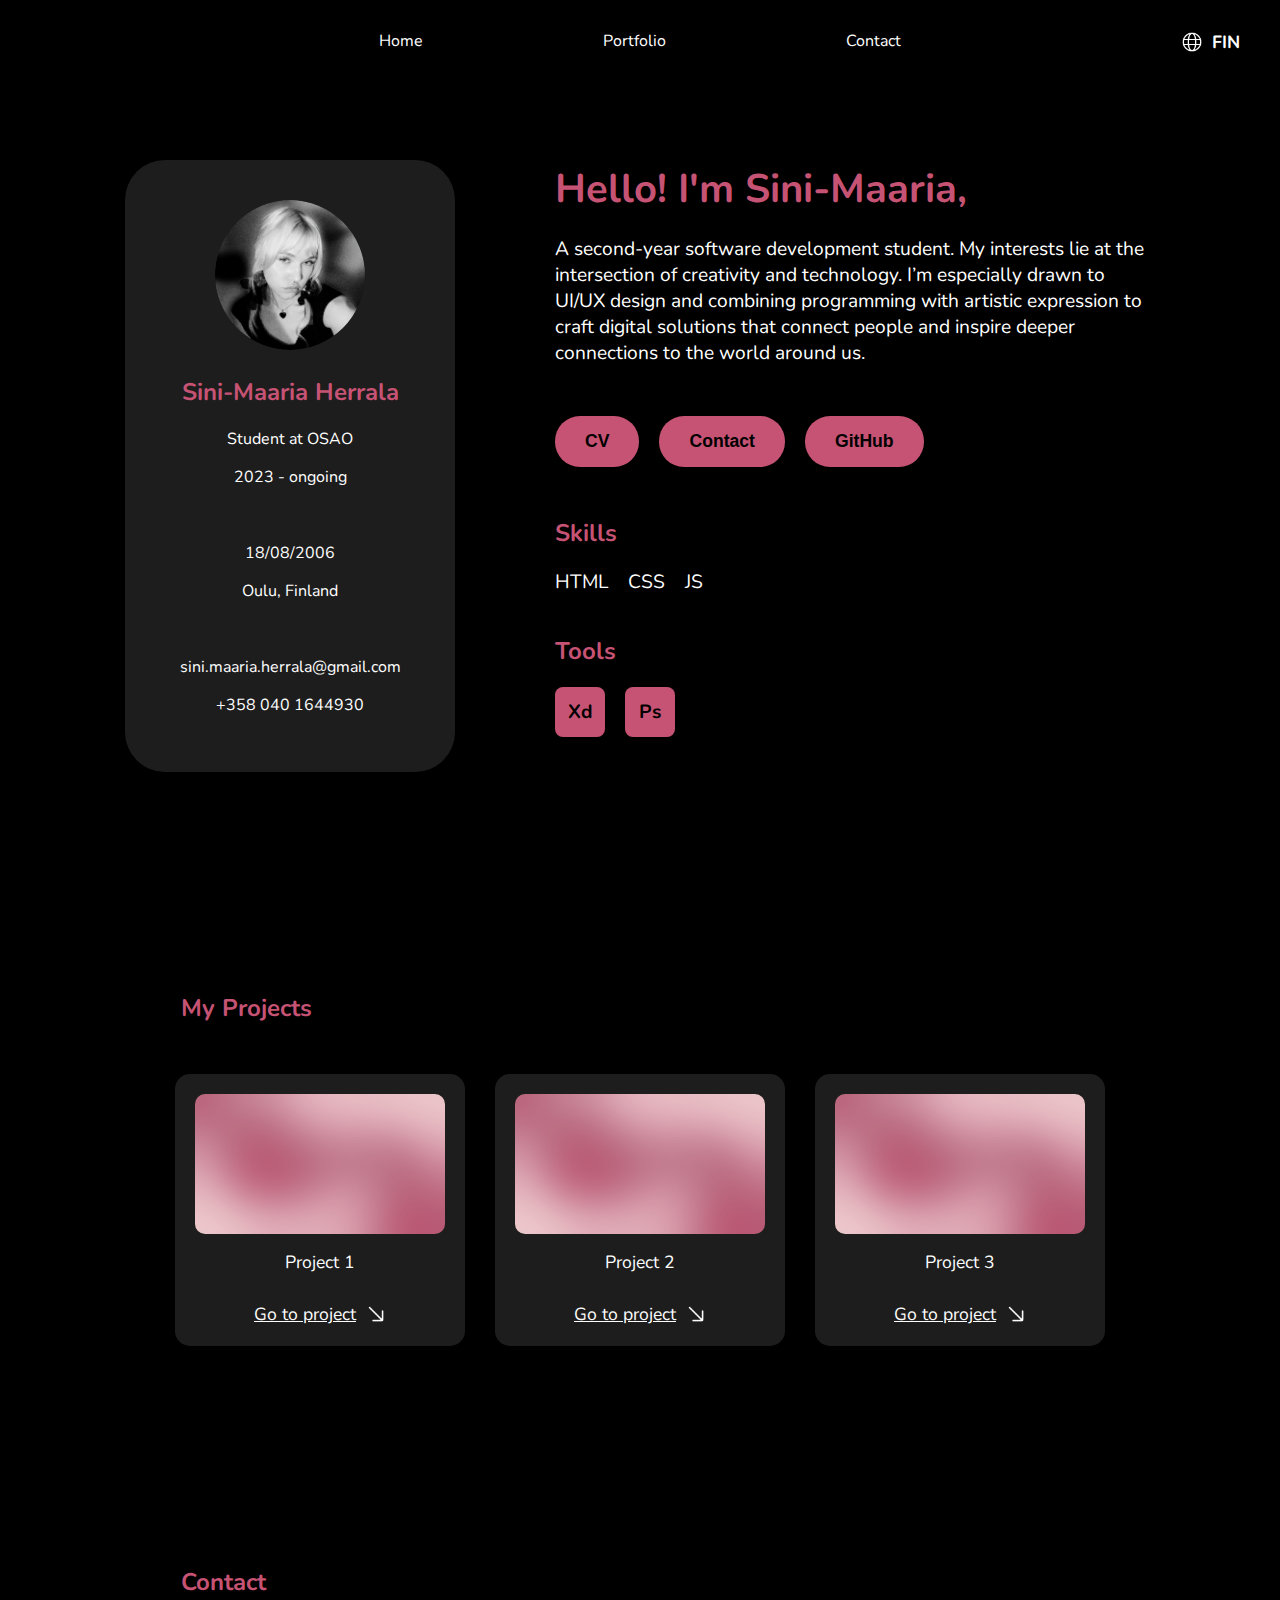
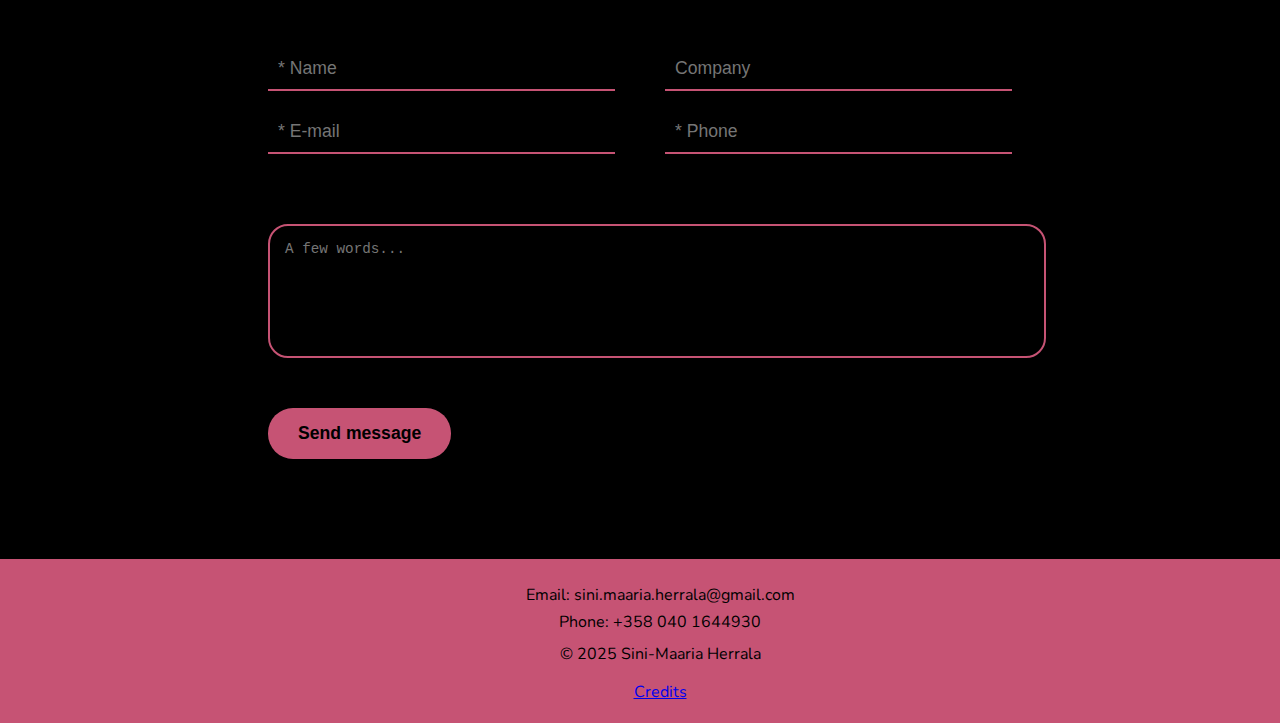
<file: index.html>
<!DOCTYPE html>
<html lang="en">
<head>
  <meta charset="UTF-8">
  <meta name="viewport" content="width=device-width, initial-scale=1.0">
  <title>Sini-Maaria Herrala - Portfolio</title>
  <link href="https://fonts.googleapis.com/css2?family=Nunito:wght@400;600;700&display=swap" rel="stylesheet">
  <link rel="stylesheet" href="styles.css">
</head>
<body>
  <header>
    <nav>
      <a href="#home" class="nav-item">Home</a>
      <a href="#portfolio" class="nav-item">Portfolio</a>
      <a href="#contact" class="nav-item">Contact</a>
    </nav>
    <!-- Language Button -->
    <div class="lang-button" onclick="window.location.href='fin.html'">
      <img src="globe.png" alt="Language Icon">
      <span>FIN</span>
    </div>
  </header>  

  <section id="home">
    <div class="home-section">
      <div class="profile-container">
        <img src="testi.png" alt="Profile Picture">
        <h2>Sini-Maaria Herrala</h2>
        <p>Student at OSAO</p>
        <p>2023 - ongoing</p>
        <br>
        <p>18/08/2006</p>
        <p>Oulu, Finland</p>
        <br>
        <p>sini.maaria.herrala@gmail.com</p>
        <p>+358 040 1644930</p>
      </div>
      <div class="right-content">
        <h1>Hello! I'm Sini-Maaria,</h1>
        <p>A second-year software development student. My interests lie at the intersection of creativity and technology. I’m especially drawn to UI/UX design and combining programming with artistic expression to craft digital solutions that connect people and inspire deeper connections to the world around us.</p>
        <div class="button-container">
          <button>
            CV
          </button>
          <button onclick="window.location.href='#contact'">Contact</button>
          <button onclick="window.location.href='https://github.com/s3hesi00'">GitHub</button>
        </div>
        <h2>Skills</h2>
        <div class="skills-container">
          <div>HTML</div>
          <div>CSS</div>
          <div>JS</div>
        </div>
        <h2>Tools</h2>
        <div class="tools-container">
          <div>Xd</div>
          <div>Ps</div>
        </div>
      </div>
    </div>
  </section>

  <section id="portfolio">
    <h2>My Projects</h2>
    <div class="projects-container">
      <div class="projects">
        <div class="project">
          <div class="project-content">
            <img src="background.jpg" alt="Project 1">
            <p>Project 1</p>
          </div>
          <a href="#" class="go-to-project">Go to project <img src="arrow.png" alt="Arrow"></a>
        </div>
        <div class="project">
          <div class="project-content">
            <img src="background.jpg" alt="Project 2">
            <p>Project 2</p>
          </div>
          <a href="#" class="go-to-project">Go to project <img src="arrow.png" alt="Arrow"></a>
        </div>
        <div class="project">
          <div class="project-content">
            <img src="background.jpg" alt="Project 3">
            <p>Project 3</p>
          </div>
          <a href="#" class="go-to-project">Go to project <img src="arrow.png" alt="Arrow"></a>
        </div>
      </div>
    </div>
  </section>
  
  <section id="contact">
    <h2>Contact</h2>
    <form>
      <div class="input-row">
        <input type="text" placeholder="* Name" class="underline-input" required>
        <input type="text" placeholder="Company" class="underline-input">
      </div>
      <div class="input-row">
        <input type="email" placeholder="* E-mail" class="underline-input" required>
        <input type="tel" placeholder="* Phone" class="underline-input" required>
      </div>
      <textarea placeholder="A few words..." class="text-box"></textarea>
      <button type="submit" class="send-message">Send message</button>
    </form>
  </section>
  
  <footer id="footer">
    <div class="footer-contact">
      <p>Email: <a href="mailto:sini.maaria.herrala@gmail.com">sini.maaria.herrala@gmail.com</a></p>
      <p>Phone: +358 040 1644930</p>
    </div>
    <p>© 2025 Sini-Maaria Herrala</p>
    <a href="credits.html">Credits</a>
  </footer>
  

  <script>
    
    const navItems = document.querySelectorAll('.nav-item');

    window.addEventListener('scroll', () => {
      let currentSection = '';
      document.querySelectorAll('section').forEach(section => {
        const sectionTop = section.offsetTop;
        if (pageYOffset >= sectionTop - 100) {
          currentSection = section.getAttribute('id');
        }
      });

      navItems.forEach(item => {
        item.classList.remove('active');
        if (item.getAttribute('href') === `#${currentSection}`) {
          item.classList.add('active');
        }
      });
    });
  </script>
</body>
</html>
</file>
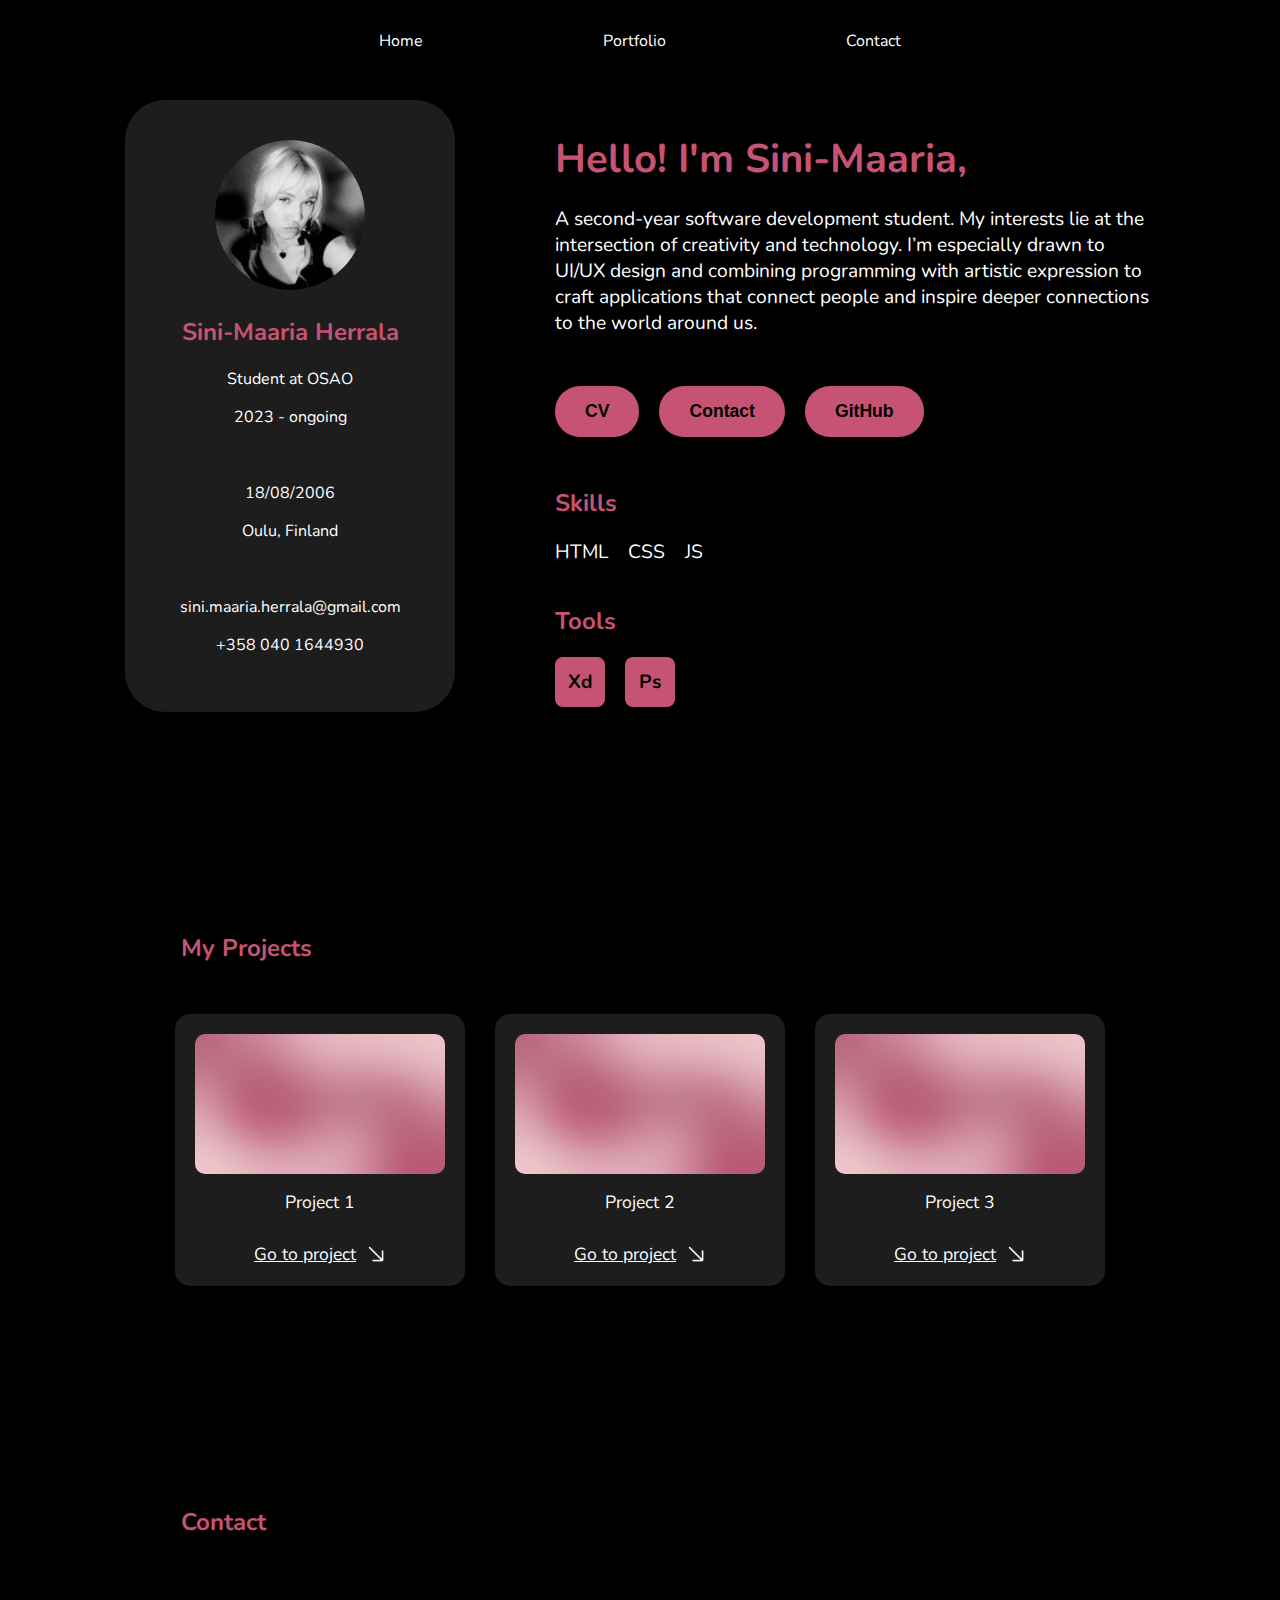
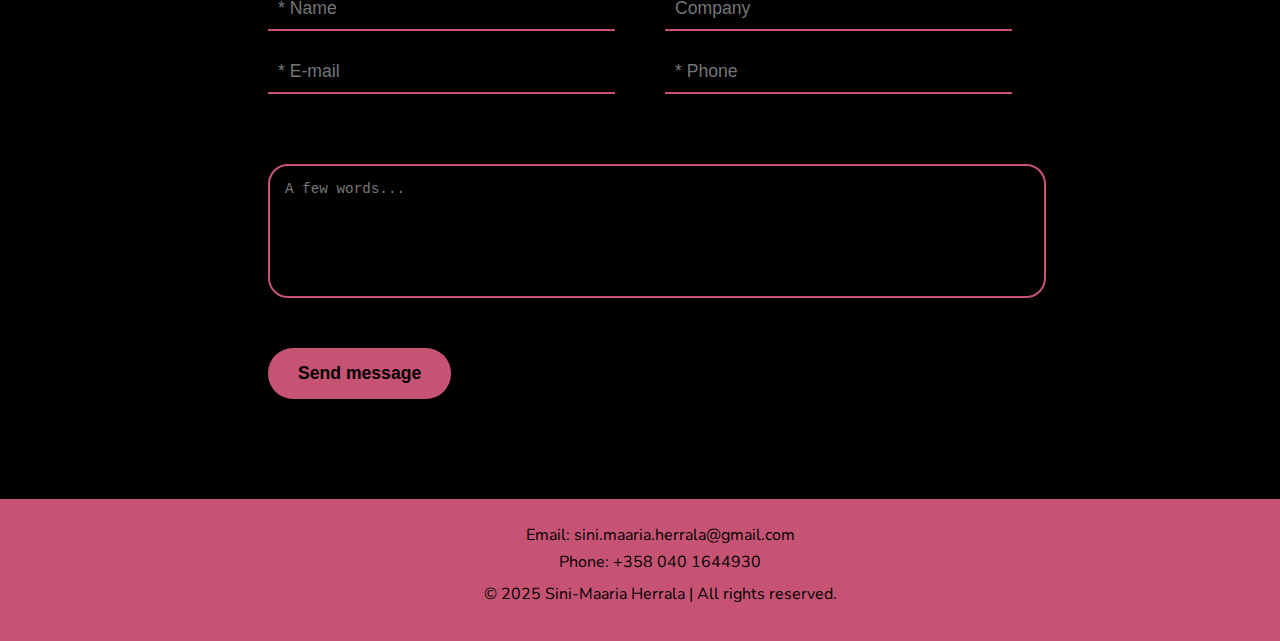
<file: portfolio/index.html>
<!DOCTYPE html>
<html lang="en">
<head>
  <meta charset="UTF-8">
  <meta name="viewport" content="width=device-width, initial-scale=1.0">
  <title>Sini-Maaria Herrala - Portfolio</title>
<link href="https://fonts.googleapis.com/css2?family=Nunito:wght@400;600;700&display=swap" rel="stylesheet">
  <link rel="stylesheet" href="styles.css">
</head>
<body>
  <header>
    <nav>
      <a href="#home" class="nav-item">Home</a>
      <a href="#portfolio" class="nav-item">Portfolio</a>
      <a href="#contact" class="nav-item">Contact</a>
    </nav>
  </header>

  <section id="home">
    <div class="home-section">
      <div class="profile-container">
        <img src="testi.png" alt="Sini-Maaria's Profile Picture">
        <h2>Sini-Maaria Herrala</h2>
        <p>Student at OSAO</p>
        <p>2023 - ongoing</p>
        <br>
        <p>18/08/2006</p>
        <p>Oulu, Finland</p>
        <br>
        <p>sini.maaria.herrala@gmail.com</p>
        <p>+358 040 1644930</p>
      </div>
      <div class="right-content">
        <h1>Hello! I'm Sini-Maaria,</h1>
        <p>A second-year software development student. My interests lie at the intersection of creativity and technology. I’m especially drawn to UI/UX design and combining programming with artistic expression to craft applications that connect people and inspire deeper connections to the world around us.</p>
        <div class="button-container">
          <button>
            CV
          </button>
          <button onclick="window.location.href='#contact'">Contact</button>
          <button onclick="window.location.href='https://github.com/s3hesi00'">GitHub</button>
        </div>
        <h2>Skills</h2>
        <div class="skills-container">
          <div>HTML</div>
          <div>CSS</div>
          <div>JS</div>
        </div>
        <h2>Tools</h2>
        <div class="tools-container">
          <div>Xd</div>
          <div>Ps</div>
        </div>
      </div>
    </div>
  </section>

  <section id="portfolio">
    <h2>My Projects</h2>
    <div class="projects-container">
      <div class="projects">
        <div class="project">
          <div class="project-content">
            <img src="background.jpg" alt="Project 1">
            <p>Project 1</p>
          </div>
          <a href="#" class="go-to-project">Go to project <img src="icons/arrow.png" alt="Arrow"></a>
        </div>
        <div class="project">
          <div class="project-content">
            <img src="background.jpg" alt="Project 2">
            <p>Project 2</p>
          </div>
          <a href="#" class="go-to-project">Go to project <img src="icons/arrow.png" alt="Arrow"></a>
        </div>
        <div class="project">
          <div class="project-content">
            <img src="background.jpg" alt="Project 3">
            <p>Project 3</p>
          </div>
          <a href="#" class="go-to-project">Go to project <img src="icons/arrow.png" alt="Arrow"></a>
        </div>
      </div>
    </div>
  </section>
  
  <section id="contact">
    <h2>Contact</h2>
    <form>
      <div class="input-row">
        <input type="text" placeholder="* Name" class="underline-input" required>
        <input type="text" placeholder="Company" class="underline-input">
      </div>
      <div class="input-row">
        <input type="email" placeholder="* E-mail" class="underline-input" required>
        <input type="tel" placeholder="* Phone" class="underline-input" required>
      </div>
      <textarea placeholder="A few words..." class="text-box"></textarea>
      <button type="submit" class="send-message">Send message</button>
    </form>
  </section>
  
  <footer id="footer">
    <div class="footer-contact">
      <p>Email: <a href="mailto:sini.maaria.herrala@gmail.com">sini.maaria.herrala@gmail.com</a></p>
      <p>Phone: +358 040 1644930</p>
    </div>
    <p>© 2025 Sini-Maaria Herrala | All rights reserved.</p>
  </footer>
  

  <script>
    // Navigation Scroll and Highlight
    const navItems = document.querySelectorAll('.nav-item');

    window.addEventListener('scroll', () => {
      let currentSection = '';
      document.querySelectorAll('section').forEach(section => {
        const sectionTop = section.offsetTop;
        if (pageYOffset >= sectionTop - 100) {
          currentSection = section.getAttribute('id');
        }
      });

      navItems.forEach(item => {
        item.classList.remove('active');
        if (item.getAttribute('href') === `#${currentSection}`) {
          item.classList.add('active');
        }
      });
    });

  </script>
</body>
</html>
</file>
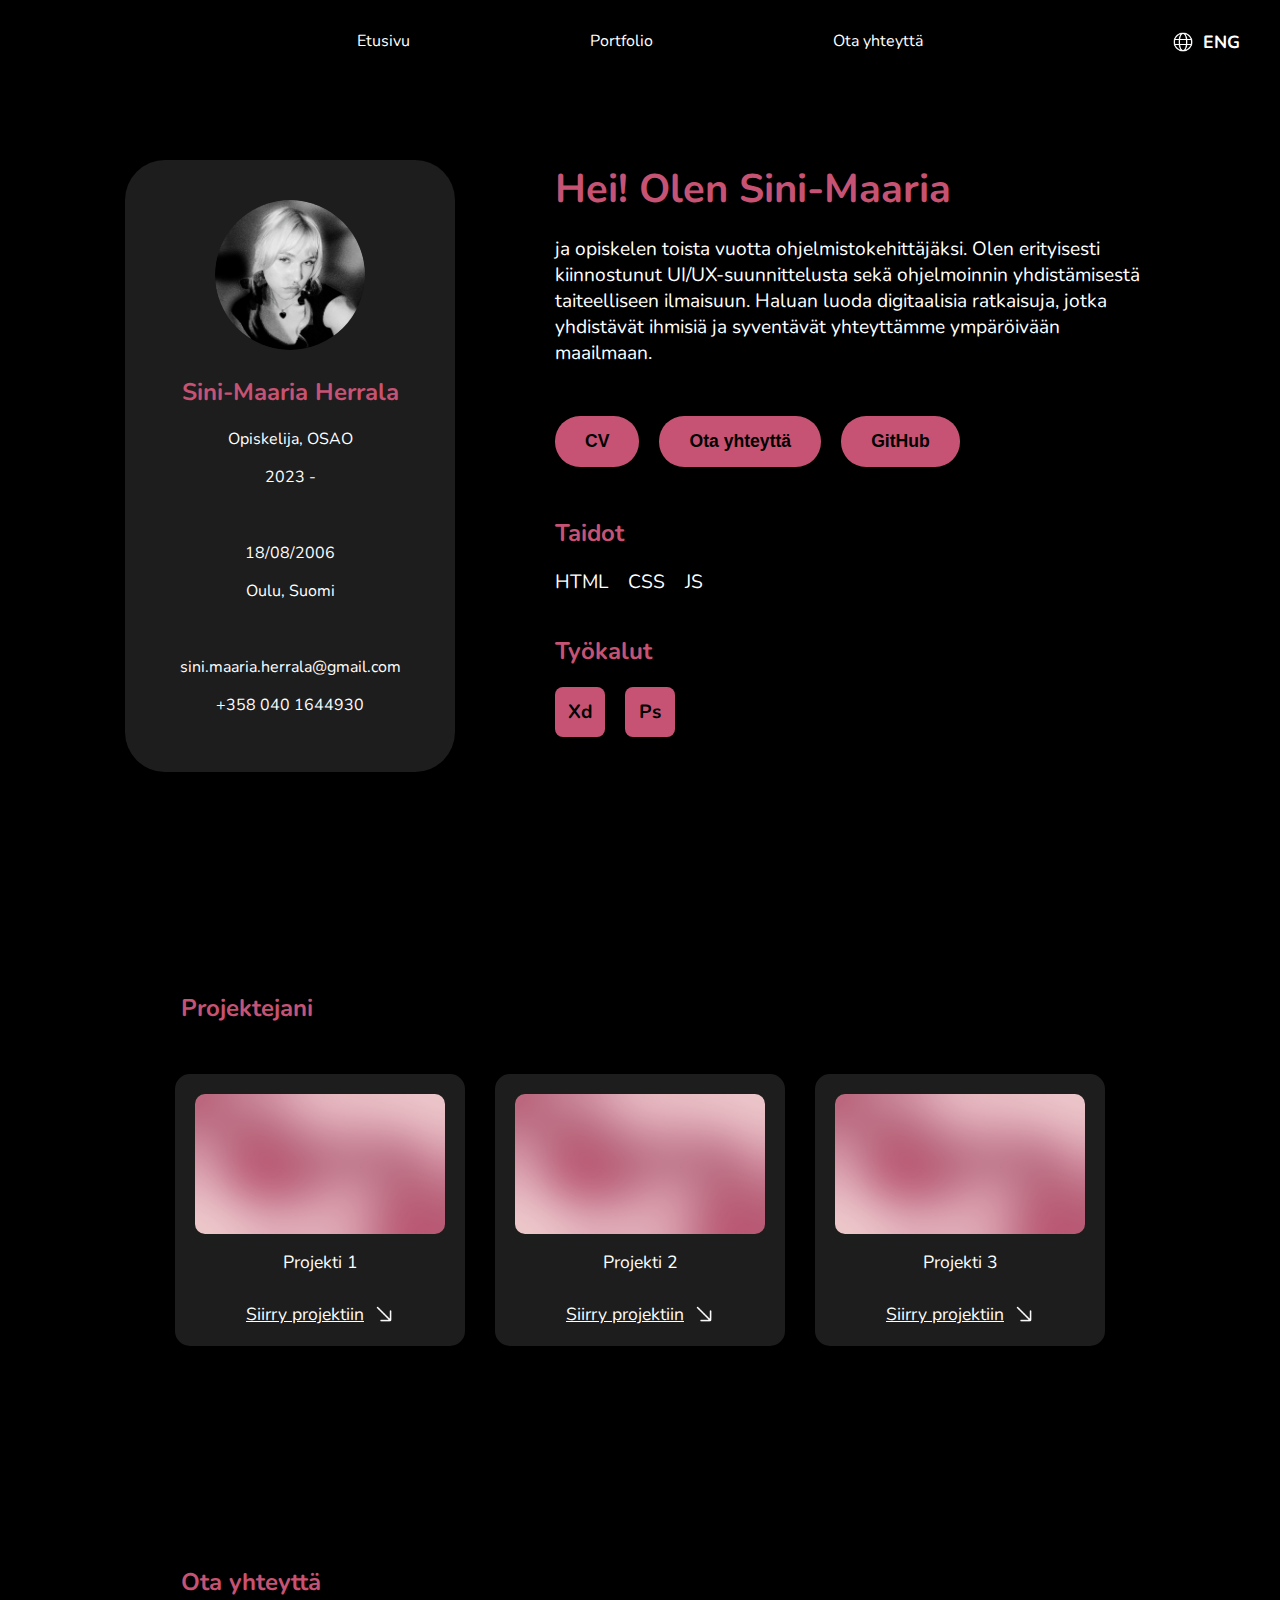
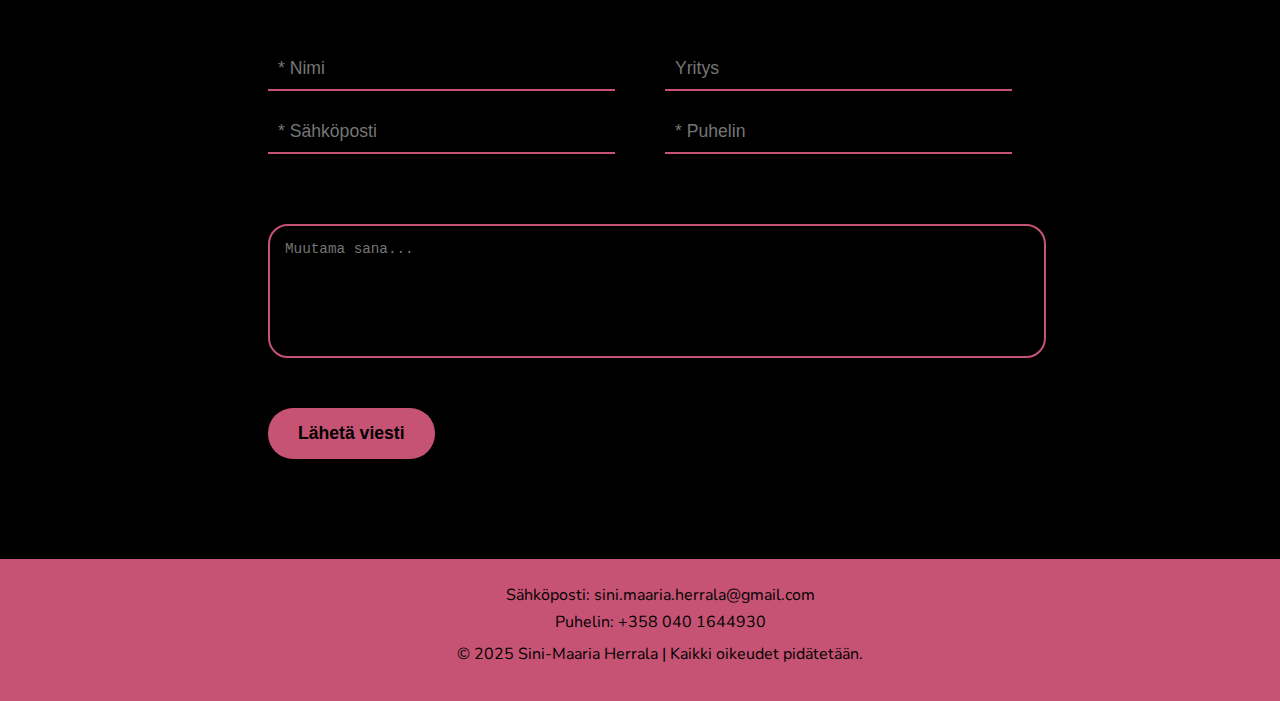
<file: fin.html>
<!DOCTYPE html>
<html lang="fi">
<head>
  <meta charset="UTF-8">
  <meta name="viewport" content="width=device-width, initial-scale=1.0">
  <title>Sini-Maaria Herrala - Portfolio</title>
  <link href="https://fonts.googleapis.com/css2?family=Nunito:wght@400;600;700&display=swap" rel="stylesheet">
  <link rel="stylesheet" href="styles.css">
</head>
<body>
  <header>
    <nav>
      <a href="#home" class="nav-item">Etusivu</a>
      <a href="#portfolio" class="nav-item">Portfolio</a>
      <a href="#contact" class="nav-item">Ota yhteyttä</a>
    </nav>
    <div class="lang-button" onclick="window.location.href='index.html'">
      <img src="globe.png" alt="Kielenvaihto">
      <span>ENG</span>
    </div>
  </header>  

  <section id="home">
    <div class="home-section">
      <div class="profile-container">
        <img src="testi.png" alt="Profiilikuva">
        <h2>Sini-Maaria Herrala</h2>
        <p>Opiskelija, OSAO</p>
        <p>2023 - </p>
        <br>
        <p>18/08/2006</p>
        <p>Oulu, Suomi</p>
        <br>
        <p>sini.maaria.herrala@gmail.com</p>
        <p>+358 040 1644930</p>
      </div>
      <div class="right-content">
        <h1>Hei! Olen Sini-Maaria</h1>
        <p>ja opiskelen toista vuotta ohjelmistokehittäjäksi. Olen erityisesti kiinnostunut UI/UX-suunnittelusta sekä ohjelmoinnin yhdistämisestä taiteelliseen ilmaisuun. Haluan luoda digitaalisia ratkaisuja, jotka yhdistävät ihmisiä ja syventävät yhteyttämme ympäröivään maailmaan.</p>
        <div class="button-container">
          <button>
            CV
          </button>
          <button onclick="window.location.href='#contact'">Ota yhteyttä</button>
          <button onclick="window.location.href='https://github.com/s3hesi00'">GitHub</button>
        </div>
        <h2>Taidot</h2>
        <div class="skills-container">
          <div>HTML</div>
          <div>CSS</div>
          <div>JS</div>
        </div>
        <h2>Työkalut</h2>
        <div class="tools-container">
          <div>Xd</div>
          <div>Ps</div>
        </div>
      </div>
    </div>
  </section>

  <section id="portfolio">
    <h2>Projektejani</h2>
    <div class="projects-container">
      <div class="projects">
        <div class="project">
          <div class="project-content">
            <img src="background.jpg" alt="Projekti 1">
            <p>Projekti 1</p>
          </div>
          <a href="#" class="go-to-project">Siirry projektiin <img src="arrow.png" alt="Nuoli"></a>
        </div>
        <div class="project">
          <div class="project-content">
            <img src="background.jpg" alt="Projekti 2">
            <p>Projekti 2</p>
          </div>
          <a href="#" class="go-to-project">Siirry projektiin <img src="arrow.png" alt="Nuoli"></a>
        </div>
        <div class="project">
          <div class="project-content">
            <img src="background.jpg" alt="Projekti 3">
            <p>Projekti 3</p>
          </div>
          <a href="#" class="go-to-project">Siirry projektiin <img src="arrow.png" alt="Nuoli"></a>
        </div>
      </div>
    </div>
  </section>
  
  <section id="contact">
    <h2>Ota yhteyttä</h2>
    <form>
      <div class="input-row">
        <input type="text" placeholder="* Nimi" class="underline-input" required>
        <input type="text" placeholder="Yritys" class="underline-input">
      </div>
      <div class="input-row">
        <input type="email" placeholder="* Sähköposti" class="underline-input" required>
        <input type="tel" placeholder="* Puhelin" class="underline-input" required>
      </div>
      <textarea placeholder="Muutama sana..." class="text-box"></textarea>
      <button type="submit" class="send-message">Lähetä viesti</button>
    </form>
  </section>
  
  <footer id="footer">
    <div class="footer-contact">
      <p>Sähköposti: <a href="mailto:sini.maaria.herrala@gmail.com">sini.maaria.herrala@gmail.com</a></p>
      <p>Puhelin: +358 040 1644930</p>
    </div>
    <p>© 2025 Sini-Maaria Herrala | Kaikki oikeudet pidätetään.</p>
  </footer>
  

  <script>
    
    const navItems = document.querySelectorAll('.nav-item');

    window.addEventListener('scroll', () => {
      let currentSection = '';
      document.querySelectorAll('section').forEach(section => {
        const sectionTop = section.offsetTop;
        if (pageYOffset >= sectionTop - 100) {
          currentSection = section.getAttribute('id');
        }
      });

      navItems.forEach(item => {
        item.classList.remove('active');
        if (item.getAttribute('href') === `#${currentSection}`) {
          item.classList.add('active');
        }
      });
    });

  </script>
</body>
</html>
</file>
<file: styles.css>
html, body {
    margin: 0;
    font-family: 'Nunito', sans-serif; 
    background-color: #000;
    color: #fff;
    scroll-behavior: smooth;
    overflow-x: hidden;
  }
  
  header {
    position: fixed;
    top: 0;
    left: 0;
    right: 0;
    background-color: #000;
    padding: 20px 20px;
    z-index: 100;
  }
  
  h1, h2 {
    color: #C65374;
  }
  
  nav {
    display: flex;
    justify-content: center;
    gap: 150px;
  }
  
  nav a {
    color: #fff;
    text-decoration: none;
    padding: 10px 15px;
    transition: color 0.3s;
  }
  
  nav a:hover {
    color: #C65374;
  }
  
  nav a.active {
    color: #C65374;
  }
  
  .lang-button {
    position: absolute;
    top: 20px;
    right: 20px;
    display: flex;
    align-items: center;
    background-color: #000;
    color: #fff;
    padding: 10px 20px;
    cursor: pointer;
    font-size: 1.1em;
    font-weight: bold;  /* Make font bold */
    z-index: 200;
  }
  
  .lang-button img {
    width: 20px;
    height: 20px;
    margin-right: 10px;
  }
  
  .lang-button:hover {
    color: #a54363;
  }
  
  .lang-button:hover img {
    content: url('globepink.png'); /* Change icon to globepink.png */
  }
  
  section {
    padding: 100px 20px;
  }
  
  .home-section {
    display: flex;
    justify-content: center;
    align-items: center;
    gap: 100px;
  }

  .profile-container {
    margin-top: 60px;
    background-color: #1d1d1d;
    width: 250px;
    padding: 40px;
    border-radius: 40px;
    text-align: center;
    flex-shrink: 0;
  }
  
  .profile-container img {
    width: 150px; /* Make the profile image smaller */
    height: 150px; /* Maintain the aspect ratio */
    border-radius: 50%;
  }
  
  .profile-container h2 {
    color: #C65374;
    font-weight: bold;
  }
  
  .profile-container p {
    margin: 10px 1;
  }
  
  .right-content {
    max-width: 600px;
  }
  
  .right-content h1 {
    font-size: 2.5em;
    margin-bottom: 20px;
  }
  
  .right-content p {
    font-size: 1.2em;
    margin-bottom: 50px;
  }
  
  .button-container {
    display: flex;
    gap: 20px;
    margin-bottom: 50px;
  }
  
  .button-container button {
    background-color: #C65374;
    color: rgb(0, 0, 0);
    border: none;
    padding: 15px 30px;
    border-radius: 25px;
    cursor: pointer;
    font-size: 1.1em;
    font-weight: bold;
  }
  
  
  .button-container button:hover {
    background-color: #a54363;
  }
  
  .skills-container {
    display: flex;
    gap: 20px;
    margin-bottom: 40px;
  }
  
  .skills-container div {
    font-size: 1.2em;
  }
  
  .tools-container {
    display: flex;
    gap: 20px;
  }
  
  .tools-container div {
    background-color: #C65374;
    width: 50px;
    height: 50px;
    border-radius: 8px;
    text-align: center;
    line-height: 50px;
    color: rgb(0, 0, 0);
    font-weight: bold;
    font-size: 1.2em;
  }

  #portfolio {
    padding: 100px 20px;
  }
  
  .projects-container {
    display: flex;
    justify-content: center;
    align-items: center;
    position: relative;
    width: 100%;
  }
  
  .projects {
    display: flex;
    gap: 30px;  /* Space between the projects */
    justify-content: center;  /* Center the projects horizontally */
  }
  
  .project {
    background-color: #1d1d1d;
    width: 250px;  /* Width of each project */
    padding: 20px;
    border-radius: 15px;
    text-align: center;
  }
  
  .project img {
    width: 100%;
    border-radius: 10px;
  }
  
  .project p {
    margin-top: 10px;
    font-size: 1.1em;
    color: #fff;
  }
  
  .go-to-project {
    color: #ffffff;
    text-decoration: underline;
    font-size: 1.1em;
    display: inline-flex;
    align-items: center;
    margin-top: 10px;
  }

  .go-to-project:hover {
    color: #C65374;
    transition: 0.1s;
  }

  .go-to-project:hover img {
    content: url('arrowpink.png'); /* Change icon to arrowpink.png */
    transition: 0.1s;
  }
  
  .go-to-project img {
    margin-left: 10px;
    width: 20px;
    height: 20px;
  }
  
  #portfolio h2 {
    margin-left: 13%;
    margin-bottom: 50px;
  }
  
  #contact {
    padding: 100px 20px;
    background-color: #000;
    color: #fff;
  }
  
  #contact h2 {
    color: #C65374;
    margin-left: 13%;
    margin-bottom: 50px;
  }
  
  form {
    display: flex;
    flex-direction: column;
    align-items: flex-start;  /* Align form elements to the left */
    width: 60%;  /* Set the form width to make it narrower */
    margin: 0 auto;  /* Center the form horizontally */
  }
  
  .input-row {
    display: flex;
    justify-content: space-between;
    gap: 50px;
    width: 100%;
    margin-bottom: 20px;
  }
  
  .underline-input {
    background-color: transparent;
    border: none;
    border-bottom: 2px solid #C65374;
    color: #fff;
    padding: 10px;
    width: 50%;  /* Adjust the width to make inputs narrower */
    font-size: 1.1em;
  }
  
  .underline-input:focus {
    outline: none;
    border-bottom: 2px solid #C65374;
  }
  
  .text-box {
    background-color: #000000;
    border: 2px solid #C65374;
    color: #fff;
    padding: 15px;
    border-radius: 20px;
    width: 100%;
    height: 100px;
    margin-top: 50px;
    font-size: 1.1em;
    resize: none;
  }
  
  .send-message {
    background-color: #C65374;
    color: rgb(0, 0, 0);
    padding: 15px 30px;
    border: none;
    border-radius: 25px;
    cursor: pointer;
    font-size: 1.1em;
    margin-top: 50px;
    font-weight: bold;
  }
  
  .send-message:hover {
    background-color: #a54363;
  }
  
  #footer {
    background-color: #C65374;
    color: black;
    text-align: center;
    padding: 20px;
    position: relative;
    width: 100%;
  }
  
  
  #footer .footer-contact p {
    margin: 5px 0;
    font-size: 1em;
  }
  
  #footer .footer-contact a {
    color: black;
    text-decoration: none;
  }
  
  #footer p {
    font-size: 1em;
    margin-top: 10px;
    color: black;
  }
  
  #footer p a {
    color: black;
    text-decoration: none;
  }
</file>
<file: portfolio/styles.css>
html, body {
    margin: 0;
    font-family: 'Nunito', sans-serif; 
    background-color: #000;
    color: #fff;
    scroll-behavior: smooth;
    overflow-x: hidden;
  }
  
  
  header {
    position: fixed;
    top: 0;
    left: 0;
    right: 0;
    background-color: #000;
    padding: 20px 20px;
    z-index: 100;
  }
  
  h1, h2 {
    color: #C65374;
  }
  
  nav {
    display: flex;
    justify-content: center;
    gap: 150px;
  }
  
  nav a {
    color: #fff;
    text-decoration: none;
    padding: 10px 15px;
    transition: color 0.3s;
  }
  
  nav a:hover {
    color: #C65374;
  }
  
  nav a.active {
    color: #C65374;
  }
  
  section {
    padding: 100px 20px;
  }
  
  .home-section {
    display: flex;
    justify-content: center;
    align-items: center;
    gap: 100px;
  }

  
  
  .profile-container {
    background-color: #1d1d1d;
    width: 250px;
    padding: 40px;
    border-radius: 40px;
    text-align: center;
    flex-shrink: 0;
  }
  
  .profile-container img {
    width: 150px; /* Make the profile image smaller */
    height: 150px; /* Maintain the aspect ratio */
    border-radius: 50%;
  }
  
  .profile-container h2 {
    color: #C65374;
    font-weight: bold;
  }
  
  .profile-container p {
    margin: 10px 1;
  }
  
  .right-content {
    max-width: 600px;
  }
  
  .right-content h1 {
    font-size: 2.5em;
    margin-bottom: 20px;
  }
  
  .right-content p {
    font-size: 1.2em;
    margin-bottom: 50px;
  }
  
  .button-container {
    display: flex;
    gap: 20px;
    margin-bottom: 50px;
  }
  
  .button-container button {
    background-color: #C65374;
    color: rgb(0, 0, 0);
    border: none;
    padding: 15px 30px;
    border-radius: 25px;
    cursor: pointer;
    font-size: 1.1em;
    font-weight: bold;
  }
  
  
  .button-container button:hover {
    background-color: #a54363;
  }
  
  .skills-container {
    display: flex;
    gap: 20px;
    margin-bottom: 40px;
  }
  
  .skills-container div {
    font-size: 1.2em;
  }
  
  .tools-container {
    display: flex;
    gap: 20px;
  }
  
  .tools-container div {
    background-color: #C65374;
    width: 50px;
    height: 50px;
    border-radius: 8px;
    text-align: center;
    line-height: 50px;
    color: rgb(0, 0, 0);
    font-weight: bold;
    font-size: 1.2em;
  }

  #portfolio {
    padding: 100px 20px;
  }
  
  .projects-container {
    display: flex;
    justify-content: center;
    align-items: center;
    position: relative;
    width: 100%;
  }
  
  .projects {
    display: flex;
    gap: 30px;  /* Space between the projects */
    justify-content: center;  /* Center the projects horizontally */
  }
  
  .project {
    background-color: #1d1d1d;
    width: 250px;  /* Width of each project */
    padding: 20px;
    border-radius: 15px;
    text-align: center;
  }
  
  .project img {
    width: 100%;
    border-radius: 10px;
  }
  
  .project p {
    margin-top: 10px;
    font-size: 1.1em;
    color: #fff;
  }
  
  .go-to-project {
    color: #ffffff;
    text-decoration: underline;
    font-size: 1.1em;
    display: inline-flex;
    align-items: center;
    margin-top: 10px;
  }

  .go-to-project:hover {
    color: #C65374;
    transition: 0.3s;
  }
  
  .go-to-project img {
    margin-left: 10px;
    width: 20px;
    height: 20px;
  }
  
  #portfolio h2 {
    margin-left: 13%;
    margin-bottom: 50px;
  }
  
  #contact {
    padding: 100px 20px;
    background-color: #000;
    color: #fff;
  }
  
  #contact h2 {
    color: #C65374;
    margin-left: 13%;
    margin-bottom: 50px;
  }
  
  form {
    display: flex;
    flex-direction: column;
    align-items: flex-start;  /* Align form elements to the left */
    width: 60%;  /* Set the form width to make it narrower */
    margin: 0 auto;  /* Center the form horizontally */
  }
  
  .input-row {
    display: flex;
    justify-content: space-between;
    gap: 50px;
    width: 100%;
    margin-bottom: 20px;
  }
  
  .underline-input {
    background-color: transparent;
    border: none;
    border-bottom: 2px solid #C65374;
    color: #fff;
    padding: 10px;
    width: 50%;  /* Adjust the width to make inputs narrower */
    font-size: 1.1em;
  }
  
  .underline-input:focus {
    outline: none;
    border-bottom: 2px solid #C65374;
  }
  
  .text-box {
    background-color: #000000;
    border: 2px solid #C65374;
    color: #fff;
    padding: 15px;
    border-radius: 20px;
    width: 100%;
    height: 100px;
    margin-top: 50px;
    font-size: 1.1em;
    resize: none;
  }
  
  .send-message {
    background-color: #C65374;
    color: rgb(0, 0, 0);
    padding: 15px 30px;
    border: none;
    border-radius: 25px;
    cursor: pointer;
    font-size: 1.1em;
    margin-top: 50px;
    font-weight: bold;
  }
  
  .send-message:hover {
    background-color: #a54363;
  }
  
  #footer {
    background-color: #C65374;
    color: black;
    text-align: center;
    padding: 20px;
    position: relative;
    width: 100%;
  }
  
  
  #footer .footer-contact p {
    margin: 5px 0;
    font-size: 1em;
  }
  
  #footer .footer-contact a {
    color: black;
    text-decoration: none;
  }
  
  #footer p {
    font-size: 1em;
    margin-top: 10px;
    color: black;
  }
  
  #footer p a {
    color: black;
    text-decoration: none;
  }
</file>
